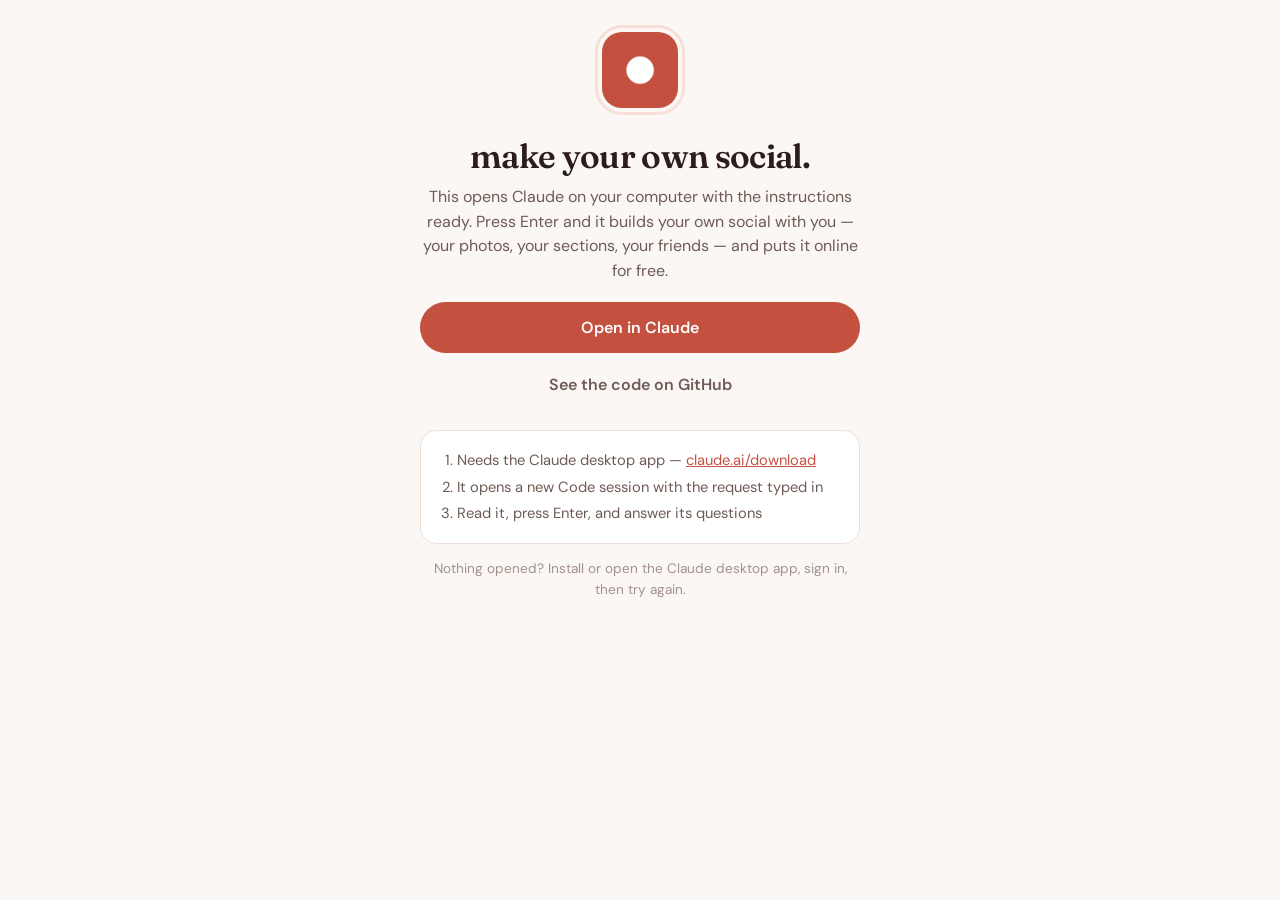
<file: make.html>
<!DOCTYPE html>
<html lang="en">
<head>
  <meta charset="utf-8">
  <meta name="viewport" content="width=device-width, initial-scale=1, viewport-fit=cover">
  <meta name="theme-color" content="#fbf7f4">
  <title>Make your own social</title>
  <meta name="description" content="Opens Claude with everything it needs to build you your own small social site.">
  <link rel="icon" href="icons/icon-192.png">
  <link rel="preconnect" href="https://fonts.googleapis.com">
  <link rel="preconnect" href="https://fonts.gstatic.com" crossorigin>
  <link href="https://fonts.googleapis.com/css2?family=Fraunces:opsz,wght@9..144,600&family=DM+Sans:wght@400;500;600;700&display=swap" rel="stylesheet">
  <style>
    :root { --bg: #fbf7f4; --surface: #fff; --ink: #2a1d1a; --ink-2: #6f5b55; --ink-3: #a3918b; --line: #ecdfd8; --accent: #c4513f; --soft: #f7e0d9; }
    * { box-sizing: border-box; }
    html, body { margin: 0; min-height: 100%; }
    body { background: var(--bg); color: var(--ink); font: 400 16px/1.55 "DM Sans", system-ui, sans-serif; display: grid; place-items: center; padding: 32px 16px; }
    main { width: min(100%, 440px); text-align: center; }
    .mark { width: 76px; height: 76px; border-radius: 20px; margin: 0 auto 22px; box-shadow: 0 0 0 4px var(--bg), 0 0 0 7px var(--soft); }
    h1 { font: 600 2.1rem/1.1 Fraunces, Georgia, serif; letter-spacing: -.02em; margin: 0 0 10px; }
    p { color: var(--ink-2); margin: 0 0 18px; }
    .btn { display: block; background: var(--accent); color: #fff; text-decoration: none; border: 0; border-radius: 999px; padding: 15px 18px; font: 600 1rem "DM Sans", sans-serif; cursor: pointer; width: 100%; }
    .ghost { display: block; margin-top: 10px; color: var(--ink-2); font-weight: 600; text-decoration: none; padding: 10px; }
    .steps { text-align: left; background: var(--surface); border: 1px solid var(--line); border-radius: 16px; padding: 14px 18px 14px 36px; margin: 22px 0 0; color: var(--ink-2); font-size: .92rem; }
    .steps li { margin: 4px 0; }
    .note { font-size: .85rem; color: var(--ink-3); margin-top: 14px; }
    .note a, .steps a { color: var(--accent); }
    code { background: var(--soft); padding: 1px 6px; border-radius: 6px; font-size: .85em; }
  </style>
</head>
<body>
  <main>
    <img class="mark" src="icons/choices/blush-192.png" alt="">
    <h1>make your own social.</h1>
    <p id="lede">This opens Claude on your computer with the instructions ready. Press Enter and it builds your own social with you — your photos, your sections, your friends — and puts it online for free.</p>
    <a class="btn" id="go" href="#">Open in Claude</a>
    <a class="ghost" href="https://github.com/evydeveloper-rgb/make-my-own-social">See the code on GitHub</a>
    <ol class="steps" id="steps">
      <li>Needs the Claude desktop app — <a href="https://claude.ai/download">claude.ai/download</a></li>
      <li>It opens a new Code session with the request typed in</li>
      <li>Read it, press Enter, and answer its questions</li>
    </ol>
    <p class="note" id="note">Nothing opened? Install or open the Claude desktop app, sign in, then try again.</p>
  </main>
  <script>
    // claude://code/new?q=... is Claude desktop's documented link for a new Code
    // session with the prompt typed in. Nothing runs until the person presses Enter.
    const SKILL = 'https://raw.githubusercontent.com/evydeveloper-rgb/make-my-own-social/main/skill.md';
    const prompt = 'Make me my own social. Read the instructions at ' + SKILL
      + ' and follow them step by step, starting from the template repo it names. Ask me before anything that costs money.';
    const link = 'claude://code/new?q=' + encodeURIComponent(prompt);
    const phone = /iPhone|iPad|iPod|Android/i.test(navigator.userAgent);
    const go = document.getElementById('go');
    if (phone) {
      document.getElementById('lede').textContent = 'Making your own runs in the Claude desktop app on a computer. Send yourself this page and open it there.';
      go.textContent = 'Send this to my computer';
      document.getElementById('steps').hidden = true;
      document.getElementById('note').hidden = true;
      go.addEventListener('click', async (e) => {
        e.preventDefault();
        try { if (navigator.share) { await navigator.share({ title: 'Make my own social', url: location.href }); return; } } catch (_) { return; }
        try { await navigator.clipboard.writeText(location.href); go.textContent = 'Link copied'; } catch (_) {}
      });
    } else {
      go.href = link;
    }
  </script>
</body>
</html>
</file>
